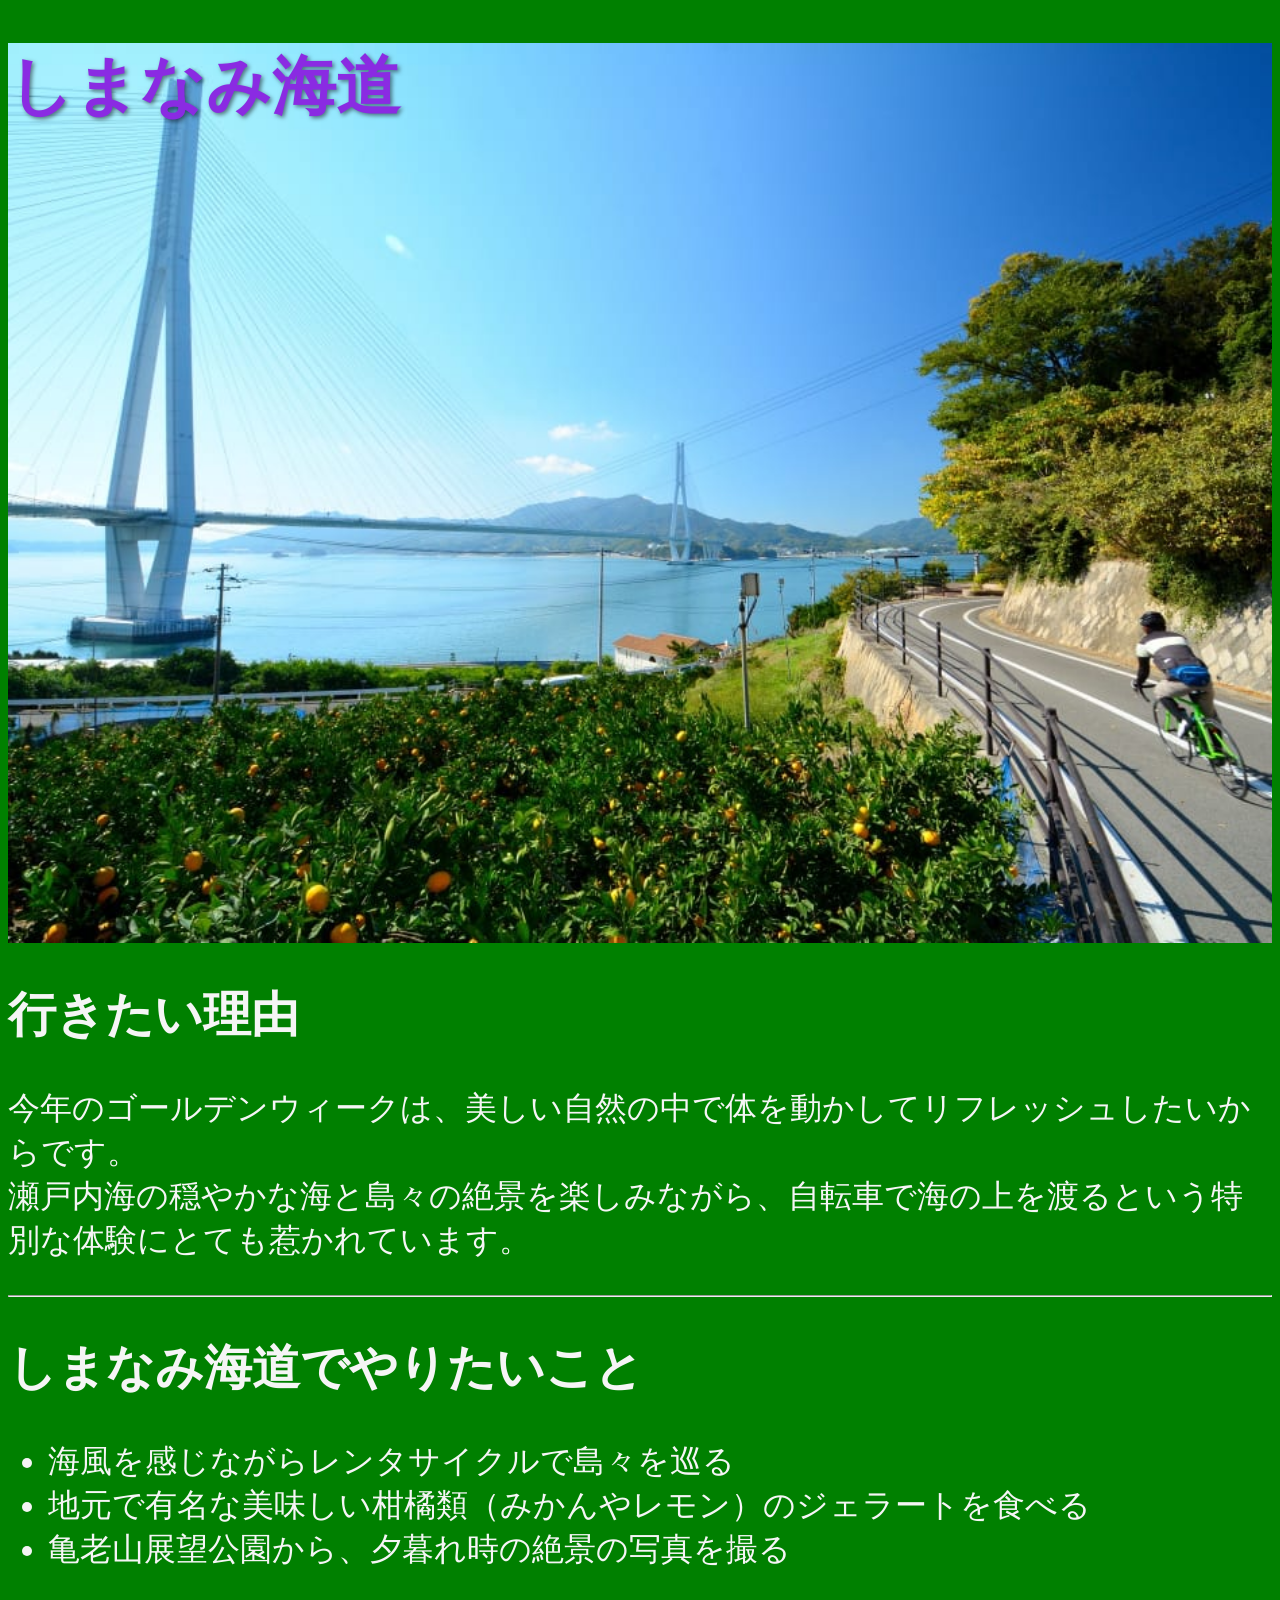
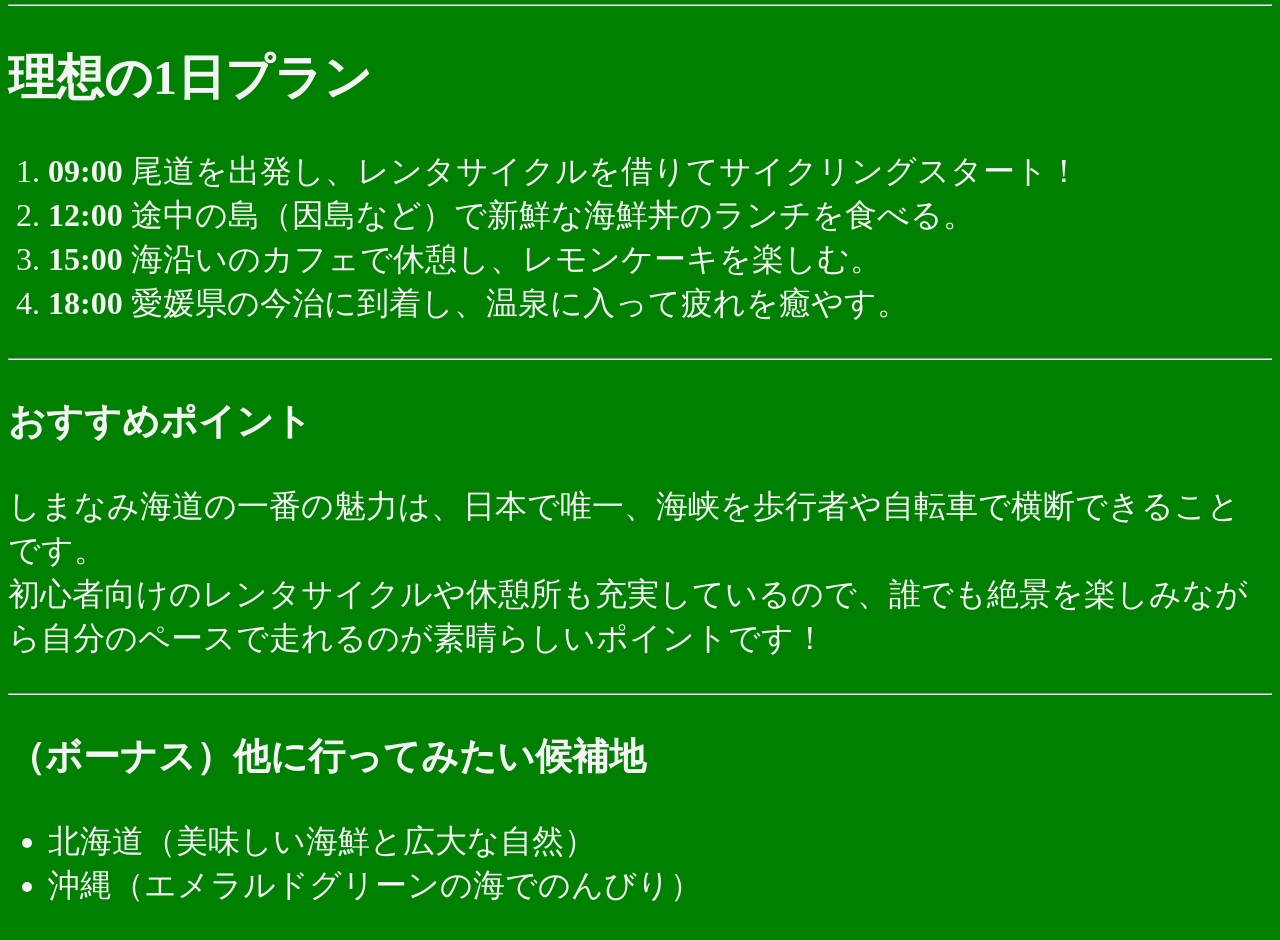
<file: index.html>
<!DOCTYPE html>
<html lang="ja">
<head>
    <meta charset="UTF-8">
    <meta name="viewport" content="width=device-width, initial-scale=1.0">
    <title>旅行に行きたい場所</title>
    <link rel="stylesheet" href="main.css">
</head>
<body>
    <header>
        <h1>しまなみ海道</h1>
      
    </header>

<h2>行きたい理由</h2>
<p>
  今年のゴールデンウィークは、美しい自然の中で体を動かしてリフレッシュしたいからです。<br>
  瀬戸内海の穏やかな海と島々の絶景を楽しみながら、自転車で海の上を渡るという特別な体験にとても惹かれています。
</p>

<hr>

<h2>しまなみ海道でやりたいこと</h2>
<ul>
  <li>海風を感じながらレンタサイクルで島々を巡る</li>
  <li>地元で有名な美味しい柑橘類（みかんやレモン）のジェラートを食べる</li>
  <li>亀老山展望公園から、夕暮れ時の絶景の写真を撮る</li>
</ul>

<hr>

<h2>理想の1日プラン</h2>
<ol>
  <li><strong>09:00</strong> 尾道を出発し、レンタサイクルを借りてサイクリングスタート！</li>
  <li><strong>12:00</strong> 途中の島（因島など）で新鮮な海鮮丼のランチを食べる。</li>
  <li><strong>15:00</strong> 海沿いのカフェで休憩し、レモンケーキを楽しむ。</li>
  <li><strong>18:00</strong> 愛媛県の今治に到着し、温泉に入って疲れを癒やす。</li>
</ol>

<hr>

<h3>おすすめポイント</h3>
<p>
  しまなみ海道の一番の魅力は、日本で唯一、海峡を歩行者や自転車で横断できることです。<br>
  初心者向けのレンタサイクルや休憩所も充実しているので、誰でも絶景を楽しみながら自分のペースで走れるのが素晴らしいポイントです！
</p>

<hr>

<h3>（ボーナス）他に行ってみたい候補地</h3>
<ul>
  <li>北海道（美味しい海鮮と広大な自然）</li>
  <li>沖縄（エメラルドグリーンの海でのんびり）</li>
</ul>
    
</body>
</html>
</file>
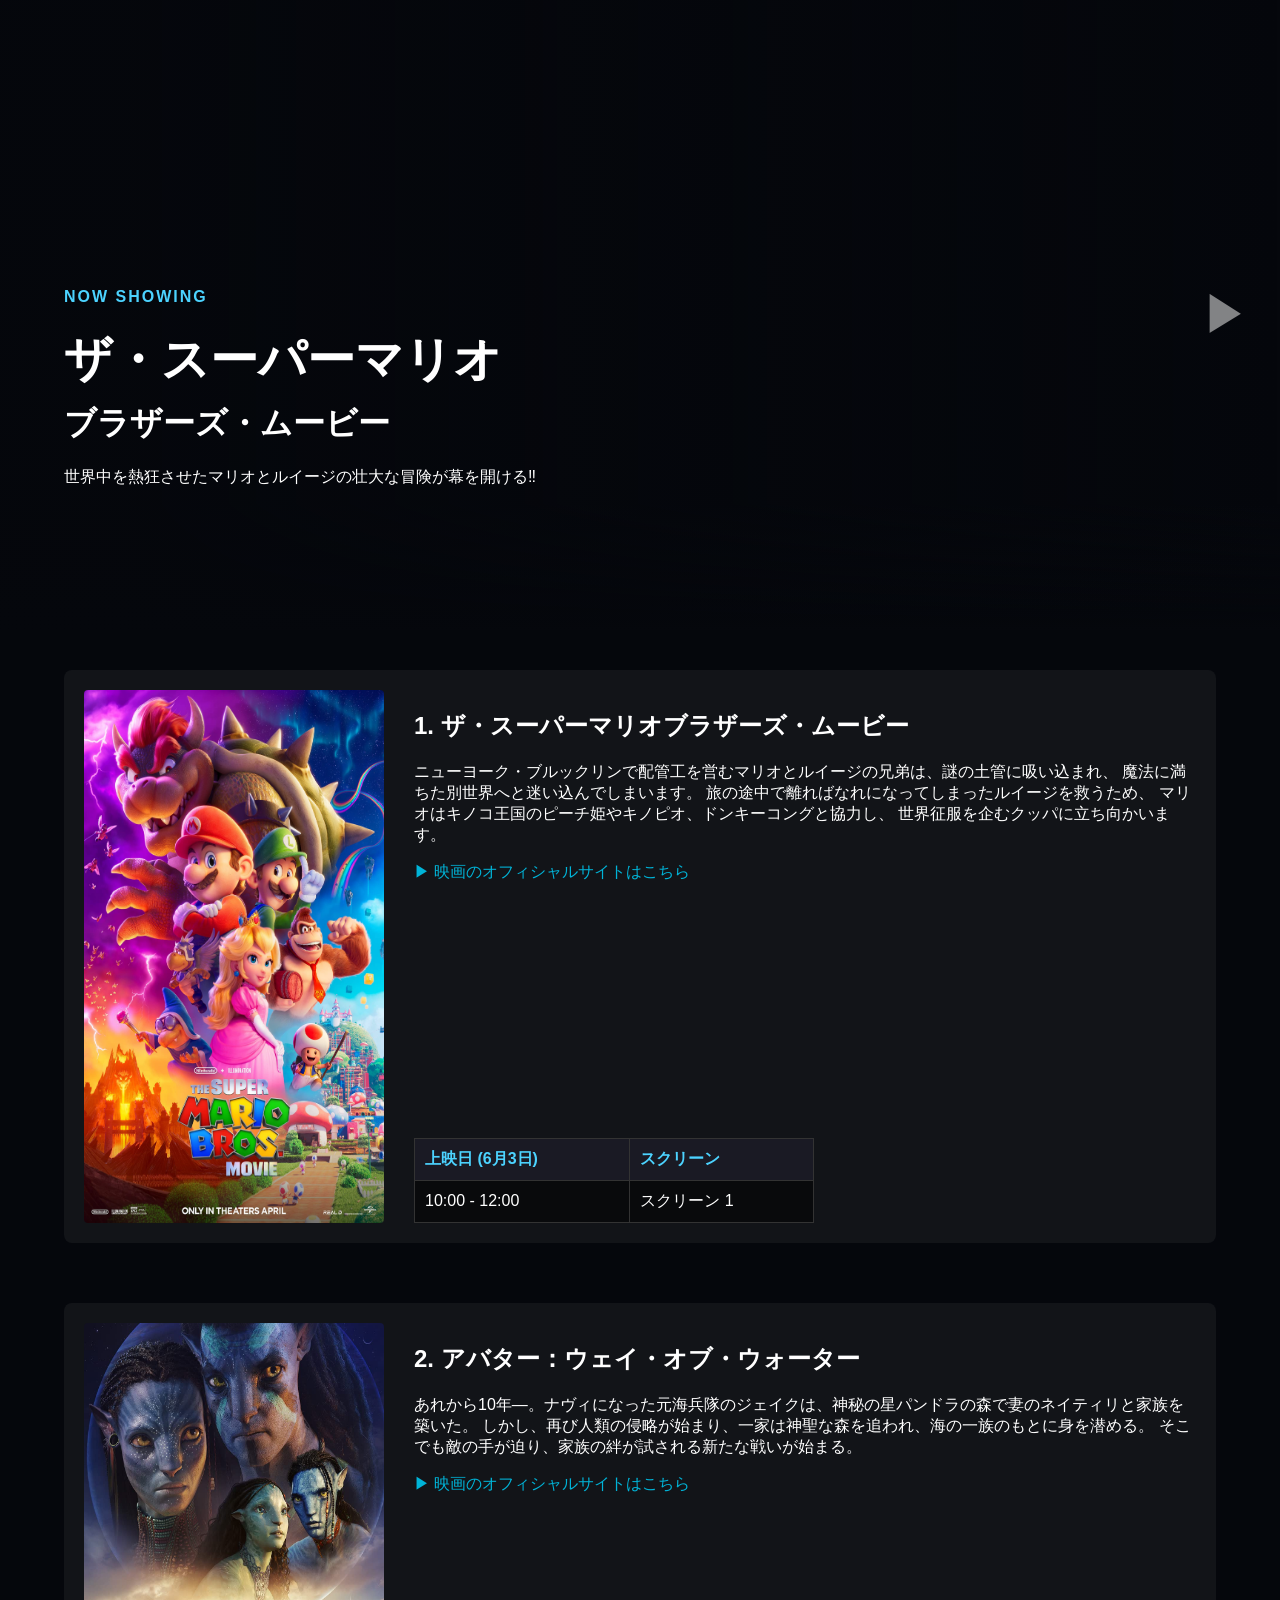
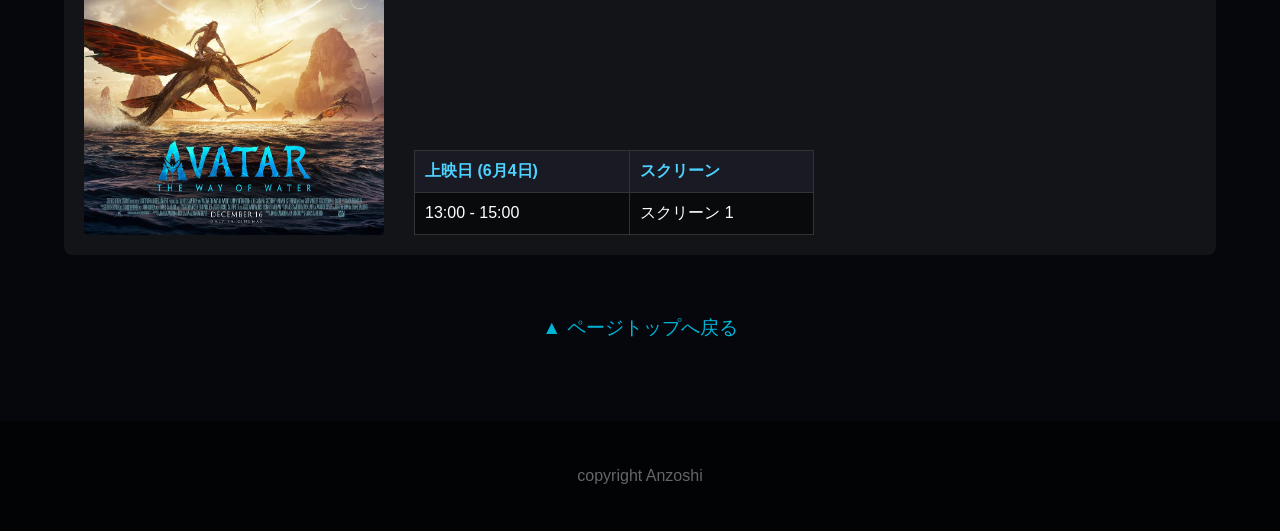
<file: HTML/project3/index.html>
<!DOCTYPE html>
<html lang="ja">
<head>
    <meta charset="UTF-8">
    <meta name="viewport" content="width=device-width, initial-scale=1.0">
    <title>Project3</title>
    <link rel="stylesheet" href="style.css">
</head>
<body id="top">

    <header>
        
        <div id="slide1" class="carousel-slide">
            <iframe class="video-bg" src="https://www.youtube.com/embed/TnGl01FkMMo?autoplay=1&mute=1&loop=1&playlist=TnGl01FkMMo&controls=0" frameborder="0" allow="autoplay; encrypted-media"></iframe>
            <div class="cinema-overlay"></div>
            <div class="video-curtain"></div>
            
            <div class="header-content">
                <p style="color:#4cd3ff; font-weight:bold; letter-spacing:2px; margin:0;">NOW SHOWING</p>
                <h1><span>ザ・スーパーマリオ</span>ブラザーズ・ムービー</h1>
                <p>世界中を熱狂させたマリオとルイージの壮大な冒険が幕を開ける‼️</p>
            </div>

            <a href="#slide2" class="nav-arrow arrow-right">▶</a>
        </div>

        <div id="slide2" class="carousel-slide">
            <iframe class="video-bg" src="https://www.youtube.com/embed/a8Gx8wiNbs8?autoplay=1&mute=1&loop=1&playlist=a8Gx8wiNbs8&controls=0" frameborder="0" allow="autoplay; encrypted-media"></iframe>
            <div class="cinema-overlay"></div>
            <div class="video-curtain"></div>
            
            <div class="header-content">
                <p style="color:#4cd3ff; font-weight:bold; letter-spacing:2px; margin:0;">UPCOMING RELEASE</p>
                <h1>アバター：<span>ウェイ・オブ・ウォーター</span></h1>
                <p>神秘の星パンドラの海を舞台にした、かつてない映像体験‼️</p>
            </div>

            <a href="#slide1" class="nav-arrow arrow-left">◀</a>
        </div>

    </header>

    <main>
        
        <section>
            <img src="mario-poster.png" alt="スーパーマリオのポスター" class="movie-img">
            <div class="movie-info">
                <h2>1. ザ・スーパーマリオブラザーズ・ムービー</h2>
                <p>ニューヨーク・ブルックリンで配管工を営むマリオとルイージの兄弟は、謎の土管に吸い込まれ、
                    魔法に満ちた別世界へと迷い込んでしまいます。
                    旅の途中で離ればなれになってしまったルイージを救うため、
                    マリオはキノコ王国のピーチ姫やキノピオ、ドンキーコングと協力し、
                    世界征服を企むクッパに立ち向かいます。</p>
                <p><a href="https://www.imdb.com/video/vi1463075865/?playlistId=tt6718170&ref_=tt_ov_ov_vi" target="_blank">▶ 映画のオフィシャルサイトはこちら</a></p>
                <iframe width="100%" height="220" src="https://www.youtube.com/embed/TnGl01FkMMo?si=6O0E_U2dgyrVCz_s" frameborder="0" allowfullscreen></iframe>
                <table>
                    <tr><th>上映日 (6月3日)</th><th>スクリーン</th></tr>
                    <tr><td>10:00 - 12:00</td><td>スクリーン 1</td></tr>
                </table>
            </div>
        </section>

        <section>
            <img src="avatar.png" alt="アバターのポスター" class="movie-img">
            <div class="movie-info">
                <h2>2. アバター：ウェイ・オブ・ウォーター</h2>
                <p>あれから10年—。ナヴィになった元海兵隊のジェイクは、神秘の星パンドラの森で妻のネイティリと家族を築いた。
                    しかし、再び人類の侵略が始まり、一家は神聖な森を追われ、海の一族のもとに身を潜める。
                    そこでも敵の手が迫り、家族の絆が試される新たな戦いが始まる。</p>
                <p><a href="https://www.imdb.com/video/vi2821638169/?playlistId=tt1630029&ref_=tt_ov_ov_vi" target="_blank">▶ 映画のオフィシャルサイトはこちら</a></p>
                <iframe width="100%" height="220" src="https://www.youtube.com/embed/d9MyW72ELq0" frameborder="0" allowfullscreen></iframe>
                <table>
                    <tr><th>上映日 (6月4日)</th><th>スクリーン</th></tr>
                    <tr><td>13:00 - 15:00</td><td>スクリーン 1</td></tr>
                </table>
            </div>
        </section>

        <a href="#top" class="back-to-top">▲ ページトップへ戻る</a>

    </main>

    <footer>
        <p>copyright Anzoshi</p>
    </footer>

</body>
</html>
</file>
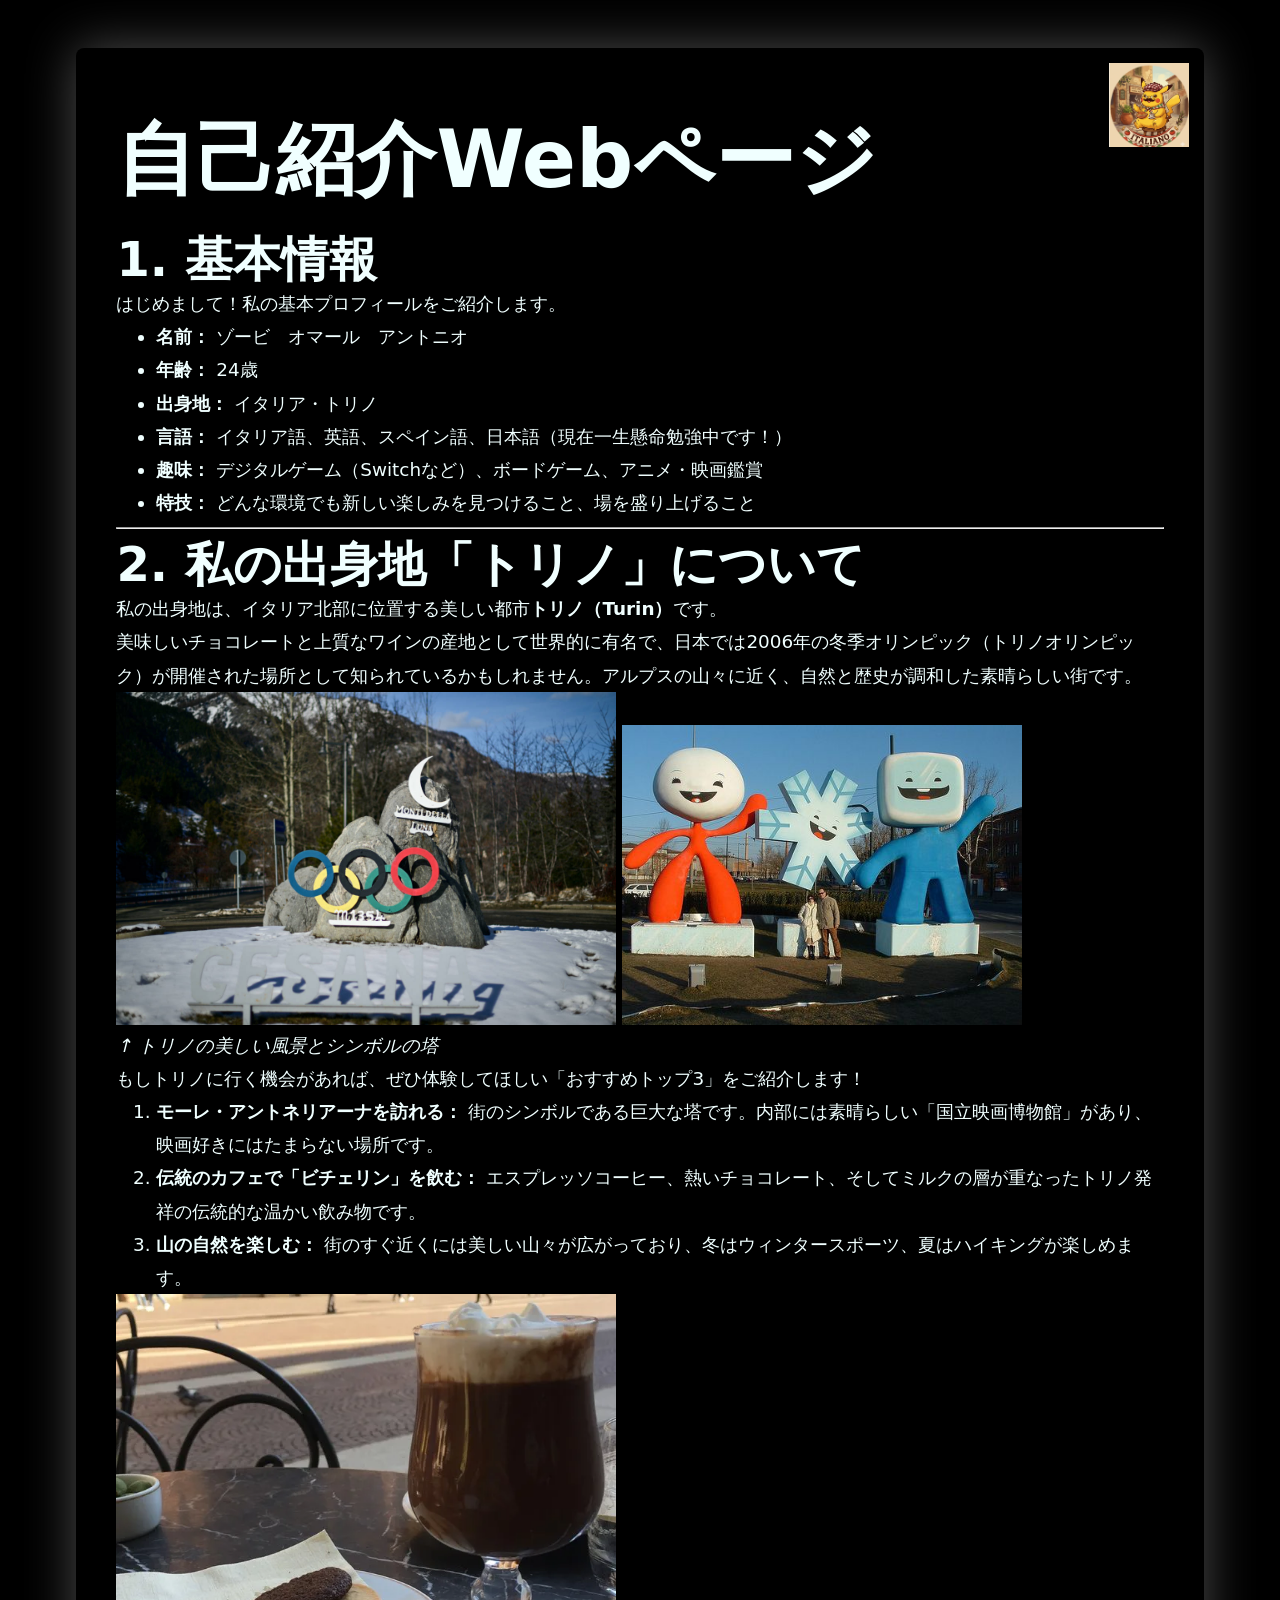
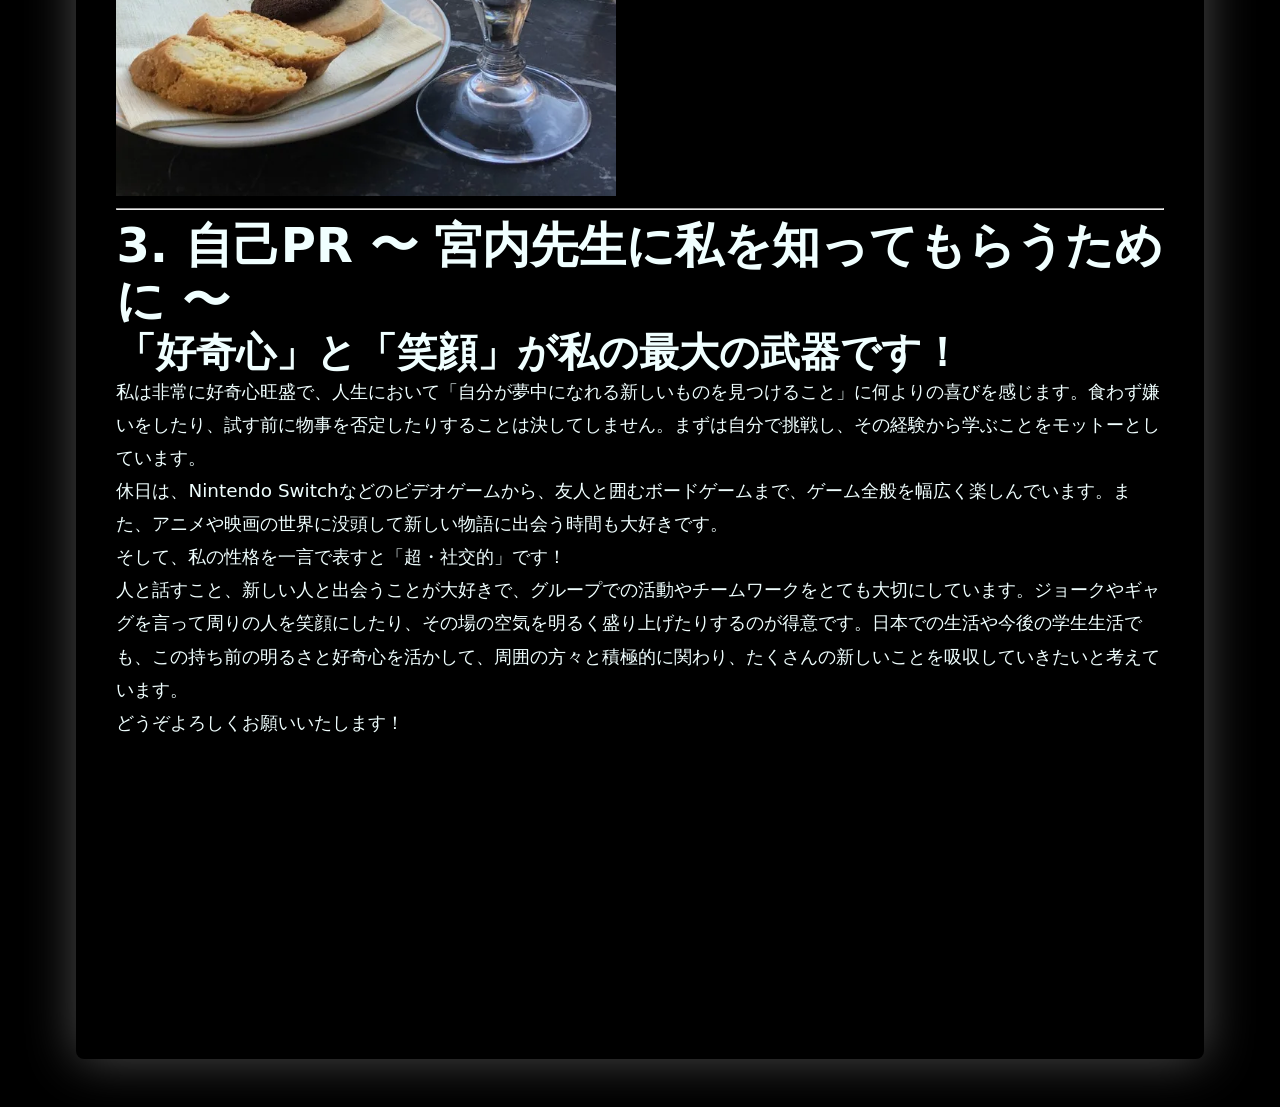
<file: HTML/プロジェクト２/index.html>
<!DOCTYPE html>
<html lang="ja">
<head>
    <!-- ==========================================================================
         メタデータ・文書設定 (Meta & Document Settings)
         ========================================================================== -->
    <meta charset="UTF-8">
    <!-- レスポンシブ対応：スマートフォン等の画面幅に合わせて適切に表示させるための設定 -->
    <meta name="viewport" content="width=device-width, initial-scale=1.0">
    
    <!-- ページタイトル（ブラウザのタブや検索結果に表示される非常に重要な要素） -->
    <title>自己紹介Webページ</title>
    
    <!-- 外部スタイルシートの読み込み（ここで main.css を紐付けます） -->
    <link rel="stylesheet" href="main.css">
    
    <!-- ファビコン（ブラウザのタブに表示される小さなアイコン）の設定 -->
    <link rel="icon" type="image/png" href="logo.png">
</head>

<body>
    <!-- ==========================================================================
         背景動画セクション (Background Video Section)
         ========================================================================== -->
    <div class="video-container">
        <!-- 
          YouTubeの埋め込み（iframe）
          - autoplay=1 & mute=1 : 自動再生させるための必須条件（音声をミュート）
          - controls=0 : YouTubeのシークバーやUIを非表示にする
          - loop=1 & playlist=... : 指定した秒数でシームレスにループ再生させるための設定
          - end=120 : 動画の最後の「関連動画」が表示される前に強制的にループさせる（秒数指定）
        -->
        <iframe
            class="background-video"
            src="https://www.youtube.com/embed/5KIl4bpaDBM?autoplay=1&mute=1&controls=0&loop=1&playlist=5KIl4bpaDBM&start=0&end=120"
            allow="autoplay; fullscreen"
        ></iframe>
    </div>
    
    <!-- ==========================================================================
         メインコンテンツエリア (Main Content Area)
         ========================================================================== -->
    <div class="content-panel">
        <div class="page-text">

            <!-- 装飾用アイコン：CSSの絶対配置（position: absolute）によって右上に固定されます -->
            <img src="italianPika.png" alt="イタリアンピカチュウ" class="corner-logo">

            <!-- ----------------------------------------------------------------------
                 セクション 1: 基本情報 (Basic Information)
                 ---------------------------------------------------------------------- -->
            <!-- ページの最上位見出し。1ページに1つだけ使用することが推奨されます -->
            <h1>自己紹介Webページ</h1>

            <h2>1. 基本情報</h2>
            <p>はじめまして！私の基本プロフィールをご紹介します。</p>
            
            <!-- 順序なしリスト（箇条書き）を使用して、プロフィールの項目を整理 -->
            <ul>
                <li><strong>名前：</strong> ゾービ　オマール　アントニオ</li>
                <li><strong>年齢：</strong> 24歳</li>
                <li><strong>出身地：</strong> イタリア・トリノ</li>
                <li><strong>言語：</strong> イタリア語、英語、スペイン語、日本語（現在一生懸命勉強中です！）</li>
                <li><strong>趣味：</strong> デジタルゲーム（Switchなど）、ボードゲーム、アニメ・映画鑑賞</li>
                <li><strong>特技：</strong> どんな環境でも新しい楽しみを見つけること、場を盛り上げること</li>
            </ul>

            <!-- 区切り線（ホリゾンタルルール）を挿入し、視覚的な区切りを作ります -->
            <hr>

            <!-- ----------------------------------------------------------------------
                 セクション 2: 出身地紹介 (Hometown Introduction)
                 ---------------------------------------------------------------------- -->
            <h2>2. 私の出身地「トリノ」について</h2>
            <p>
                私の出身地は、イタリア北部に位置する美しい都市<strong>トリノ（Turin）</strong>です。<br> <!-- 文章の意図的な改行 -->
                美味しいチョコレートと上質なワインの産地として世界的に有名で、日本では2006年の冬季オリンピック（トリノオリンピック）が開催された場所として知られているかもしれません。アルプスの山々に近く、自然と歴史が調和した素晴らしい街です。
            </p>
            
            <!-- 画像ギャラリー部分：関連する画像をグループ化するために divタグ で囲んでいます -->
            <div>
                <img src="2006.png" alt="イタリア・トリノの街並みとモーレ・アントネリアーナ" width="500">
                <img src="mascot.png" alt="トリノオリンピックのマスコット、ニボリーノ" width="400">
                <p><em>↑ トリノの美しい風景とシンボルの塔</em></p> <!-- emタグ で斜体にし、キャプション（説明文）として表現 -->
            </div>

            <p>もしトリノに行く機会があれば、ぜひ体験してほしい「おすすめトップ3」をご紹介します！</p>
            
            <!-- 順序ありリスト（番号付きリスト）を使用して、おすすめランキングを表現 -->
            <ol>
                <li><strong>モーレ・アントネリアーナを訪れる：</strong> 街のシンボルである巨大な塔です。内部には素晴らしい「国立映画博物館」があり、映画好きにはたまらない場所です。</li>
                <li><strong>伝統のカフェで「ビチェリン」を飲む：</strong> エスプレッソコーヒー、熱いチョコレート、そしてミルクの層が重なったトリノ発祥の伝統的な温かい飲み物です。</li>
                <li><strong>山の自然を楽しむ：</strong> 街のすぐ近くには美しい山々が広がっており、冬はウィンタースポーツ、夏はハイキングが楽しめます。</li>
            </ol>
            
            <div>
                <img src="bicerin.png" alt="トリノの伝統的なカフェでビチェリンを楽しむ様子" width="500">
            </div>

            <hr>

            <!-- ----------------------------------------------------------------------
                 セクション 3: 自己PR (Self Promotion / PR)
                 ---------------------------------------------------------------------- -->
            <h2>3. 自己PR 〜 宮内先生に私を知ってもらうために 〜</h2>
            
            <!-- 小見出し（h3）を使用して、アピールポイントを強調 -->
            <h3>「好奇心」と「笑顔」が私の最大の武器です！</h3>
            
            <p>
                私は非常に好奇心旺盛で、人生において「自分が夢中になれる新しいものを見つけること」に何よりの喜びを感じます。食わず嫌いをしたり、試す前に物事を否定したりすることは決してしません。まずは自分で挑戦し、その経験から学ぶことをモットーとしています。
            </p>
            <p>
                休日は、Nintendo Switchなどのビデオゲームから、友人と囲むボードゲームまで、ゲーム全般を幅広く楽しんでいます。また、アニメや映画の世界に没頭して新しい物語に出会う時間も大好きです。
            </p>
            <p>
                そして、私の性格を一言で表すと「超・社交的」です！<br>
                人と話すこと、新しい人と出会うことが大好きで、グループでの活動やチームワークをとても大切にしています。ジョークやギャグを言って周りの人を笑顔にしたり、その場の空気を明るく盛り上げたりするのが得意です。日本での生活や今後の学生生活でも、この持ち前の明るさと好奇心を活かして、周囲の方々と積極的に関わり、たくさんの新しいことを吸収していきたいと考えています。
            </p>
            <p>
                どうぞよろしくお願いいたします！
            </p>

        </div> <!-- /.page-text 終了 -->
    </div> <!-- /.content-panel 終了 -->

</body>
</html>
</file>
<file: main.css>
/* 全体（HTML）の基本設定 */
html{
    font-size: 32px;
}
/* ページ全体の背景色と文字色の設定 */
body{
    background-color: green;
    color: whitesmoke;
}
/* ページ全体の背景色と文字色の設定 */
header{
    height: 100vh;
    background-image: url(image2.png);
    background-repeat: no-repeat;
    background-size: cover;
    color:blueviolet;
    text-shadow: 2px 2px 4px rgba(0, 0, 0, 0.5);
}
</file>
<file: HTML/project3/style.css>
@charset "UTF-8";


/* ======= PC用のスタイル ====== */
html{
    scroll-behavior: smooth;
}
/* 全体のスタイル（暗いテーマでプレミアム感を出す） */
body {
    margin: 0;
    padding: 0;
    background-color: #05070c;
    color: #ffffff;
    font-family: 'Helvetica Neue', Arial, sans-serif;
}

/* １）ヘッダーのスタイル（動画背景） */
header {
    position: relative;
    width: 100%;
    height: 70vh;
    display: flex;
    overflow-x: auto; /* 横スクロールを許可 */
    scroll-snap-type: x mandatory; /* ピタッと止まるスナップ効果 */
    -ms-overflow-style: none;
    scrollbar-width: none;
}
header::-webkit-scrollbar {
            display: none;
}
/* スライドごとの設定 */
.carousel-slide {
position: relative;
flex: 0 0 100%; /* 各スライドを画面幅100%にする */
width: 100%;
height: 100%;
scroll-snap-align: start; /* スクロール時に左端でピタッと止める */
overflow: hidden;
}
/* 左右のナビゲーション矢印 */
        .nav-arrow {
            position: absolute;
            top: 50%;
            transform: translateY(-50%);
            z-index: 10;
            font-size: 3rem;
            color: rgba(255, 255, 255, 0.5);
            text-decoration: none;
            cursor: pointer;
            transition: color 0.3s;
        }
        .nav-arrow:hover {
            color: #ffffff; /* ホバー時に白く光らせる */
        }
        .arrow-left { left: 30px; }
        .arrow-right { right: 30px; }
.video-bg {
    position: absolute;
    top: 50%;
    left: 50%;
    width: 100vw;
    height: 56.25vw;
    transform: translate(-50%, -50%);
    z-index: 1;
    pointer-events: none;
    object-fit: cover;

    opacity: 0;
    animation: cinematicFadein 1.5s ease forwards;
    animation-delay: 1.5s;
}

.cinema-overlay {
    position: absolute;
    top: 0;
    left: 0;
    width: 100%;
    height: 100%;
    background: linear-gradient(to right, rgba(5, 7, 12, 0.95) 10%, rgba(5, 7, 12, 0.5) 50%, rgba(5, 7, 12, 0) 100%),
                            linear-gradient(to top, rgba(5, 7, 12, 1) 0%, rgba(5, 7, 12, 0) 20%);
    z-index: 2;
}

.header-content {
    position: absolute;
    bottom: 20%;
    left: 5%;
    z-index: 3;
}

h1 span{
    font-size: 3rem;
    display: block;
    margin: 0 0 10px 0;
}

/* ２）メインコンテンツのスタイル */
main {
    padding: 40px 5%;
    max-width: 1200px;
    margin: 0 auto;
}

section {
    display: flex;
    flex-wrap: wrap;
    gap: 30px;
    margin-bottom: 60px;
    background: rgba(255, 255, 255, 0.05);
    padding: 20px;
    border-radius: 8px;
}

.movie-img {
    width: 300px;
    border-radius: 4px;
}

.movie-info {
    flex: 1;
    min-width: 300px;
}

a {
    color: #00b4d8;
    text-decoration: none;
}

a:hover {
    text-decoration: underline;
}

/* テーブルのスタイル */
table {
    border-collapse: collapse;
    width: 100%;
    max-width: 400px;
    margin-top: 15px;
    background-color: rgba(0, 0, 0, 0.5);
}

th,
td {
    border: 1px solid #333;
    padding: 10px;
    text-align: left;
}

th {
    background-color: #1a1a24;
    color: #4cd3ff;
}

/* ３）フッターのスタイル */
footer {
    text-align: center;
    padding: 30px;
    background-color: #020305;
    color: #666;
}

.back-to-top {
    display: block;
    text-align: center;
    margin: 40px 0;
    font-size: 1.2rem;
}
.category-tag {
    text-transform: uppercase; /* Forces text to ALL CAPS */
    letter-spacing: 0.15em;    /* Spreads the letters out beautifully */
}
.movie-description {
    font-size: 2em;
    letter-spacing: 0;
    
    letter-spacing: 0.8em; 
    line-height: 1.6; 
}
.video-curtain {
    position: absolute;
    top: 0;
    left: 0;
    width: 100%;
    height: 100%;
    background-color: #05070c; /* 背景色と全く同じディープブラック */
    z-index: 2; /* 動画(z-index:1)の上、テキストの下に配置 */
    
    /* 2秒間真っ黒を維持し、1.5秒かけてゆっくり透明になって消える */
    animation: openCurtain 1.5s ease 6s forwards; 
}
@keyframes openCurtain{
    to{
        opacity: 0;
        visibility: hidden;
    }
}
@keyframes cinematicFadein {
    from {
        opacity: 0;
    }
    to {
        opacity: 1;
    }
}

/* ======= SP用のスタイル ====== */
@media (max-width: 768px) {
   h1 span{

        display: block;
        font-size: 1rem;
     }
     .video-bg{

        width: 177.77vh;
        height: 100vh;
     }
     .header-content{

        position: absolute;
        bottom: 1.875rem;
        left: 1.25rem;
        right: 1.25rem;
        text-align: left;
        z-index: 3;
     }
    }

/* TB */
@media (max-width: 1024px) {
    h1 span{
        display: block;
        font-size: 1.5rem;
    }
    .video-bg{

        width: 133.33vh;
        height: 77.77vh;
    }
}
</file>
<file: HTML/プロジェクト２/main.css>
/* ==========================================================================
   ベーススタイル設定 (Base Styles)
   ========================================================================== */

html {
    /* ブラウザのデフォルト設定やユーザーのアクセシビリティ設定を尊重するため、
       ピクセル固定ではなく100%を指定します。 */
    font-size: 100%;
}

body {
    margin: 0; /* ブラウザがデフォルトで付与する余白をリセット */
    min-height: 100vh; /* 画面の高さ100%を最小値として確保 */
    background: #000; /* 動画読み込み前や欠損時のフォールバック背景色（黒） */
    color: #111;
    font-family: system-ui, sans-serif; /* OS標準の視認性の高いフォントを適用 */
}


/* ==========================================================================
   背景動画のレイアウト (Background Video Layout)
   ========================================================================== */

.video-container {
    /* 画面全体に固定配置し、スクロールしても追従しないように設定 */
    position: fixed;
    inset: 0; /* top: 0; right: 0; bottom: 0; left: 0; のショートハンド */
    width: 100%;
    height: 100%;
    overflow: hidden; /* コンテナからはみ出した動画部分を非表示（トリミング） */
    z-index: -1; /* 全てのコンテンツの最背面に配置 */
}

.background-video {
    /* コンテナの中央に動画を配置し、アスペクト比を維持したまま全画面を覆う設定 */
    position: absolute;
    top: 50%;
    left: 50%;
    min-width: 100%;
    min-height: 100%;
    width: auto;
    height: auto;
    
    /* scale(1.15): YouTube特有の上下の黒帯やUIを画面外に押し出すために少し拡大 */
    transform: translate(-50%, -50%) scale(1.15);
    
    pointer-events: none; /* ユーザーのクリックや操作を無効化し、背面の動画に触れさせない */
    border: none;
    outline: none;
}


/* ==========================================================================
   メインコンテンツ・パネル (Main Content Panel)
   ========================================================================== */

.content-panel {
    /* 動画の上に重ねるための階層設定 */
    position: relative;
    z-index: 1; 
    background: transparent; /* パネル自体の背景は透過 */
    min-height: 200vh; /* スクロール領域を確保するための高さ設定 */
    padding: 2rem 1.5rem;
}

.page-text {
    /* clamp(最小幅, 推奨幅, 最大幅) を用いたレスポンシブな幅設定 */
    width: clamp(200px, 85%, 1100px);
    margin: 1rem auto; /* 上下に1remの余白、左右はautoで中央揃え */
    
    /* 現在は透過設定。枠や境界線を可視化したい場合は 
       background: rgba(255, 255, 255, 0.95); などに変更します */
    background: transparent; 
    
    /* 【重要】子要素（コーナーロゴ等）を絶対配置する際の基準点（アンカー）として機能します */
    position: relative; 
    
    padding: 2.5rem 2.5rem 20rem 2.5rem; /* 上、右、下（大きめの余白）、左 */
    box-shadow: 0px 0px 50px rgba(255, 255, 255, 0.3); /* 白色のソフトな発光効果 */
    border-radius: 8px; /* 角丸設定 */
}


/* ==========================================================================
   タイポグラフィ（文字装飾） (Typography)
   背景動画の上でも文字がはっきりと読めるように、多重のテキストシャドウを適用
   ========================================================================== */

.page-text h1 {
    margin: 0;
    font-size: 5rem;
    line-height: 1.8;
    color: azure; /* 白に近い明るい青系の色 */
    text-shadow: 
        0 0 4px rgba(0, 0, 0, 1),   /* 1層目: 文字の輪郭を際立たせるシャープな黒 */
        0 0 8px rgba(0, 0, 0, 0.8), /* 2層目: 中程度の黒のグロー（発光）効果 */
        0 0 16px rgba(0, 0, 0, 0.6);/* 3層目: 周囲に広がるソフトなアンビエントシャドウ */
}

.page-text h2 {
    margin: 0;
    font-size: 3rem;
    line-height: 1.15;
    color: azure;
    text-shadow:
        0 0 4px rgba(0, 0, 0, 1),
        0 0 8px rgba(0, 0, 0, 0.8),
        0 0 16px rgba(0, 0, 0, 0.6);
}

.page-text h3 {
    margin: 0;
    font-size: 2.5rem;
    line-height: 1.15;
    color: azure;
    text-shadow:
        0 0 4px rgba(0, 0, 0, 1),
        0 0 8px rgba(0, 0, 0, 0.8),
        0 0 16px rgba(0, 0, 0, 0.6);
}

.page-text ul {
    margin: 0;
    font-size: 1.15rem;
    line-height: 1.8;
    color: azure;
    text-shadow: 
        0 0 4px rgba(0, 0, 0, 1),
        0 0 8px rgba(0, 0, 0, 0.8),
        0 0 16px rgba(0, 0, 0, 0.6);
}

.page-text ol {
    margin: 0;
    font-size: 1.15rem;
    line-height: 1.8;
    color: azure;
    text-shadow: 
        0 0 4px rgba(0, 0, 0, 1),
        0 0 8px rgba(0, 0, 0, 0.8),
        0 0 16px rgba(0, 0, 0, 0.6);
}

.page-text p {
    margin: 0;
    font-size: 1.15rem;
    line-height: 1.8;
    color: azure;
    text-shadow: 
        0 0 4px rgba(0, 0, 0, 1),
        0 0 8px rgba(0, 0, 0, 0.8),
        0 0 16px rgba(0, 0, 0, 0.6);
}


/* ==========================================================================
   装飾アイコン・ロゴ (Corner Icon / Badge)
   ========================================================================== */

.corner-logo {
    /* 親要素（.page-text）を基準にして、画像の位置を自由に指定（絶対配置） */
    position: absolute; 
    
    /* 親要素の右上（角）からの距離を指定 */
    top: 15px;   
    right: 15px; 
    
    width: 80px; /* アイコンの幅（視認性を高めるためのサイズ） */
    height: auto; /* アスペクト比を維持 */
    
    /* テキストや背景よりも確実に前面（上層）に表示させる設定 */
    z-index: 10; 
}
</file>
